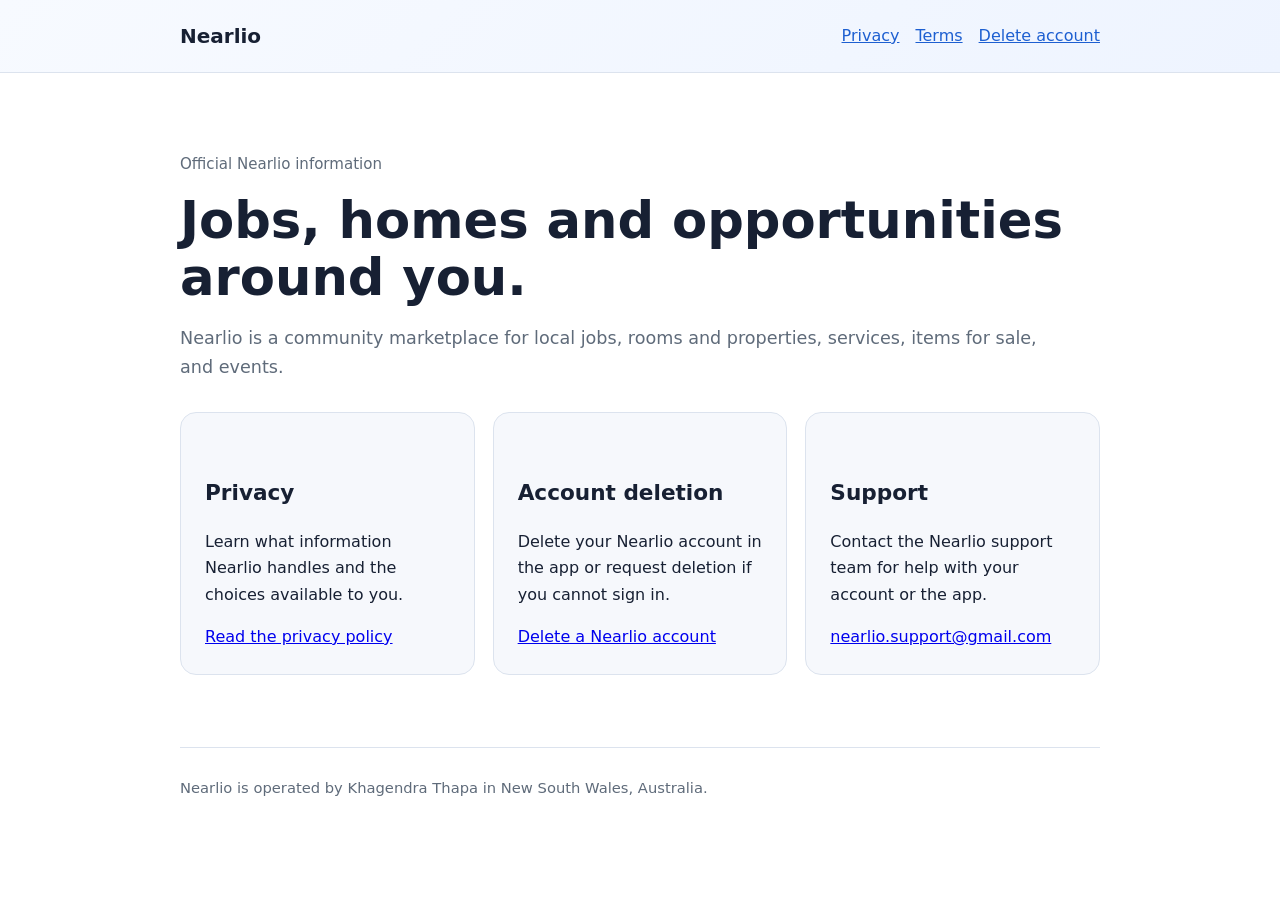
<file: index.html>
<!doctype html>
<html lang="en-AU">
<head>
  <meta charset="utf-8">
  <meta name="viewport" content="width=device-width, initial-scale=1">
  <meta name="description" content="Official support and legal information for the Nearlio community marketplace app.">
  <title>Nearlio — Support and legal</title>
  <link rel="stylesheet" href="styles.css">
</head>
<body>
  <header><nav class="nav"><a class="brand" href="index.html">Nearlio</a><div class="links"><a href="privacy.html">Privacy</a><a href="terms.html">Terms</a><a href="account-deletion.html">Delete account</a></div></nav></header>
  <main>
    <p class="meta">Official Nearlio information</p>
    <h1>Jobs, homes and opportunities around you.</h1>
    <p class="lead">Nearlio is a community marketplace for local jobs, rooms and properties, services, items for sale, and events.</p>
    <div class="grid">
      <section class="card"><h2>Privacy</h2><p>Learn what information Nearlio handles and the choices available to you.</p><a href="privacy.html">Read the privacy policy</a></section>
      <section class="card"><h2>Account deletion</h2><p>Delete your Nearlio account in the app or request deletion if you cannot sign in.</p><a href="account-deletion.html">Delete a Nearlio account</a></section>
      <section class="card"><h2>Support</h2><p>Contact the Nearlio support team for help with your account or the app.</p><a href="mailto:nearlio.support@gmail.com">nearlio.support@gmail.com</a></section>
    </div>
  </main>
  <footer>Nearlio is operated by Khagendra Thapa in New South Wales, Australia.</footer>
</body>
</html>
</file>
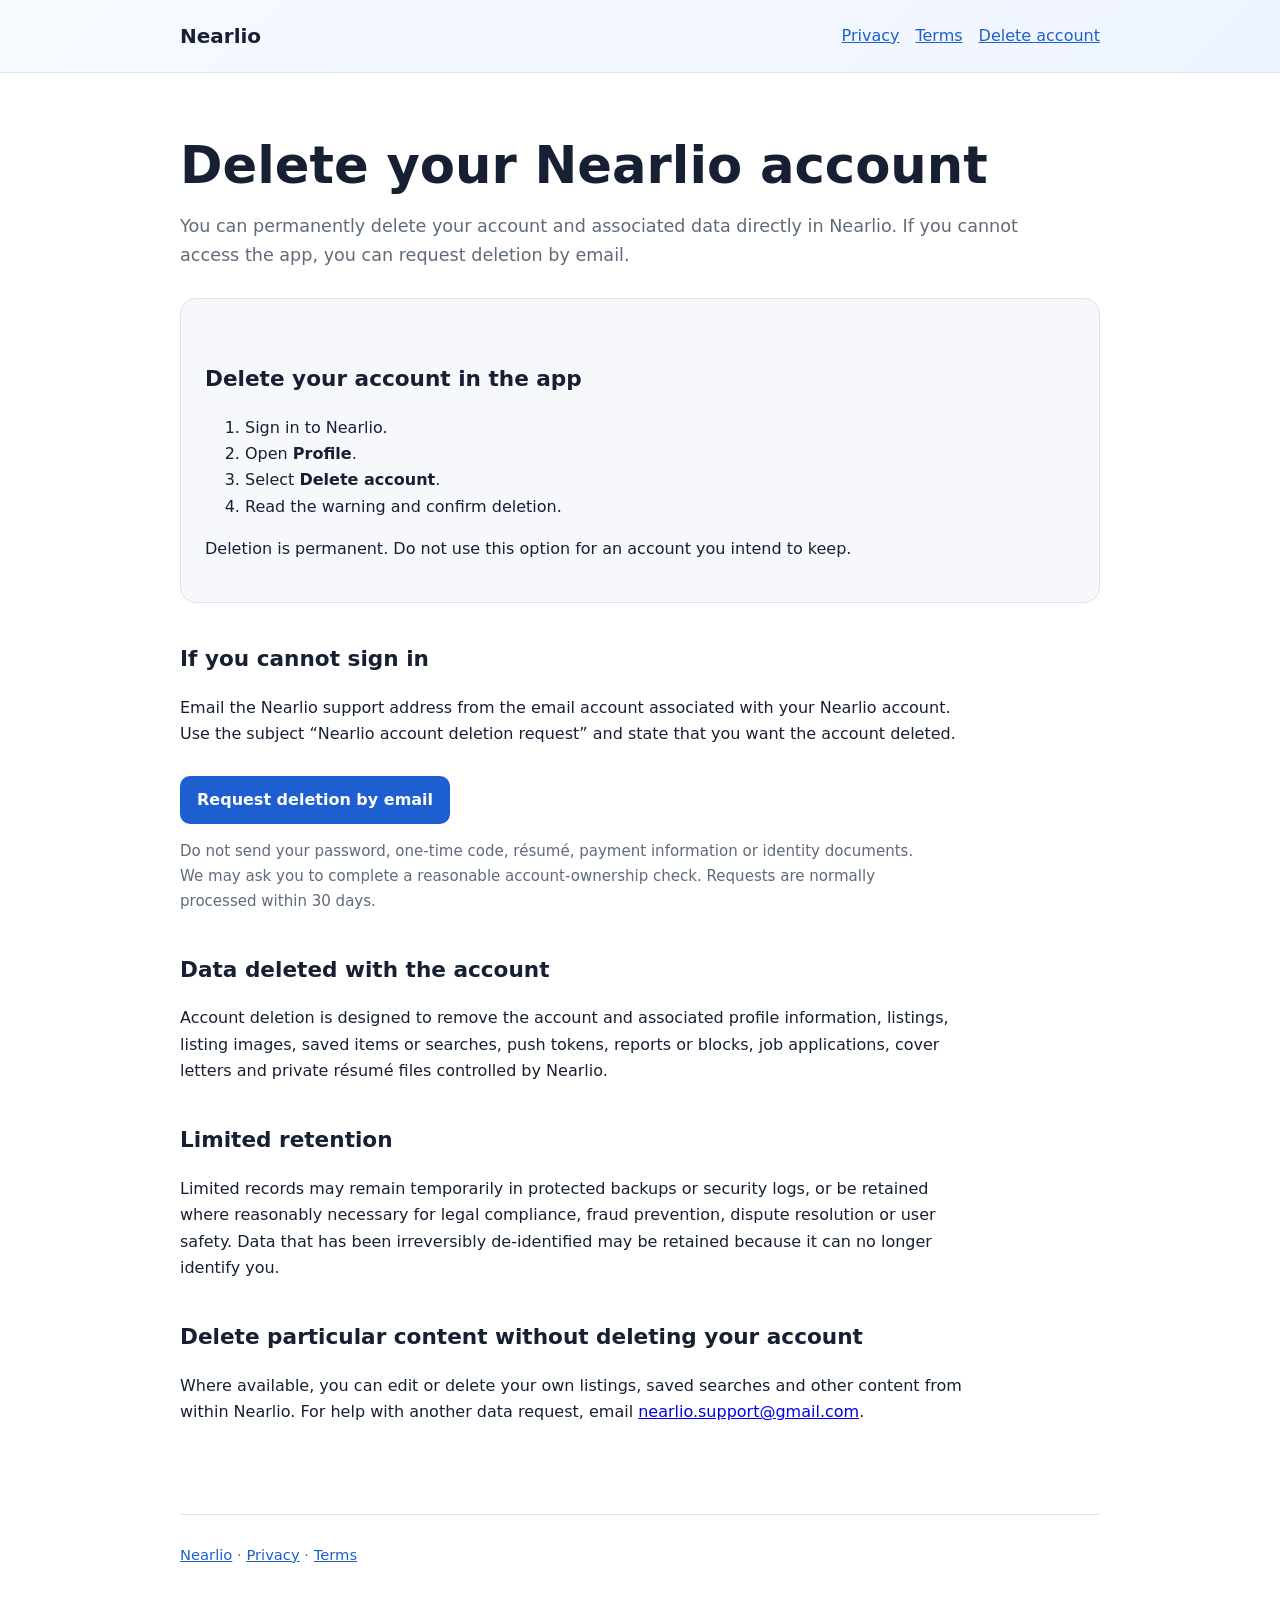
<file: account-deletion.html>
<!doctype html>
<html lang="en-AU">
<head>
  <meta charset="utf-8">
  <meta name="viewport" content="width=device-width, initial-scale=1">
  <meta name="description" content="Delete a Nearlio account and associated data.">
  <title>Delete your account — Nearlio</title>
  <link rel="stylesheet" href="styles.css">
</head>
<body>
  <header><nav class="nav"><a class="brand" href="index.html">Nearlio</a><div class="links"><a href="privacy.html">Privacy</a><a href="terms.html">Terms</a><a href="account-deletion.html">Delete account</a></div></nav></header>
  <main>
    <h1>Delete your Nearlio account</h1>
    <p class="lead">You can permanently delete your account and associated data directly in Nearlio. If you cannot access the app, you can request deletion by email.</p>

    <section class="card">
      <h2>Delete your account in the app</h2>
      <ol>
        <li>Sign in to Nearlio.</li>
        <li>Open <strong>Profile</strong>.</li>
        <li>Select <strong>Delete account</strong>.</li>
        <li>Read the warning and confirm deletion.</li>
      </ol>
      <p>Deletion is permanent. Do not use this option for an account you intend to keep.</p>
    </section>

    <h2>If you cannot sign in</h2>
    <p>Email the Nearlio support address from the email account associated with your Nearlio account. Use the subject “Nearlio account deletion request” and state that you want the account deleted.</p>
    <a class="button" href="mailto:nearlio.support@gmail.com?subject=Nearlio%20account%20deletion%20request&body=Please%20delete%20the%20Nearlio%20account%20associated%20with%20this%20email%20address.">Request deletion by email</a>
    <p class="meta">Do not send your password, one-time code, résumé, payment information or identity documents. We may ask you to complete a reasonable account-ownership check. Requests are normally processed within 30 days.</p>

    <h2>Data deleted with the account</h2>
    <p>Account deletion is designed to remove the account and associated profile information, listings, listing images, saved items or searches, push tokens, reports or blocks, job applications, cover letters and private résumé files controlled by Nearlio.</p>

    <h2>Limited retention</h2>
    <p>Limited records may remain temporarily in protected backups or security logs, or be retained where reasonably necessary for legal compliance, fraud prevention, dispute resolution or user safety. Data that has been irreversibly de-identified may be retained because it can no longer identify you.</p>

    <h2>Delete particular content without deleting your account</h2>
    <p>Where available, you can edit or delete your own listings, saved searches and other content from within Nearlio. For help with another data request, email <a href="mailto:nearlio.support@gmail.com">nearlio.support@gmail.com</a>.</p>
  </main>
  <footer><a href="index.html">Nearlio</a> · <a href="privacy.html">Privacy</a> · <a href="terms.html">Terms</a></footer>
</body>
</html>
</file>
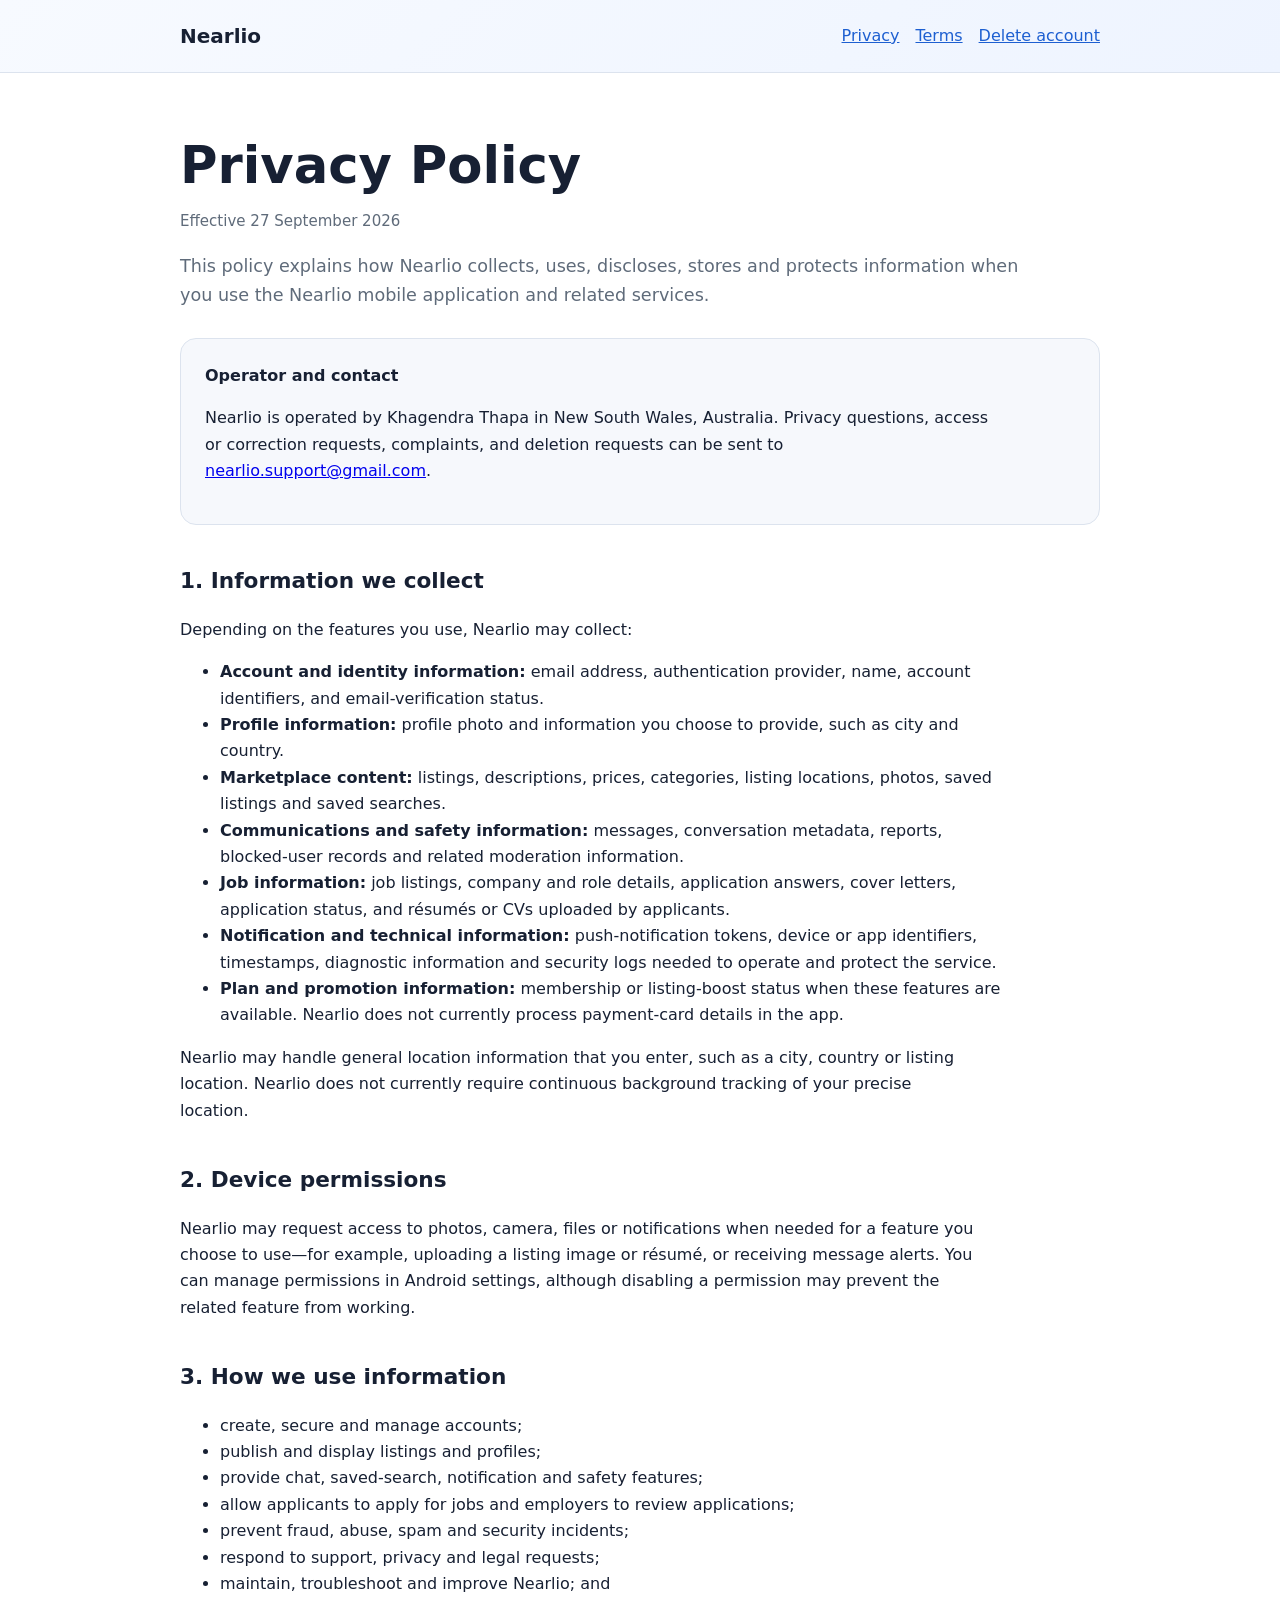
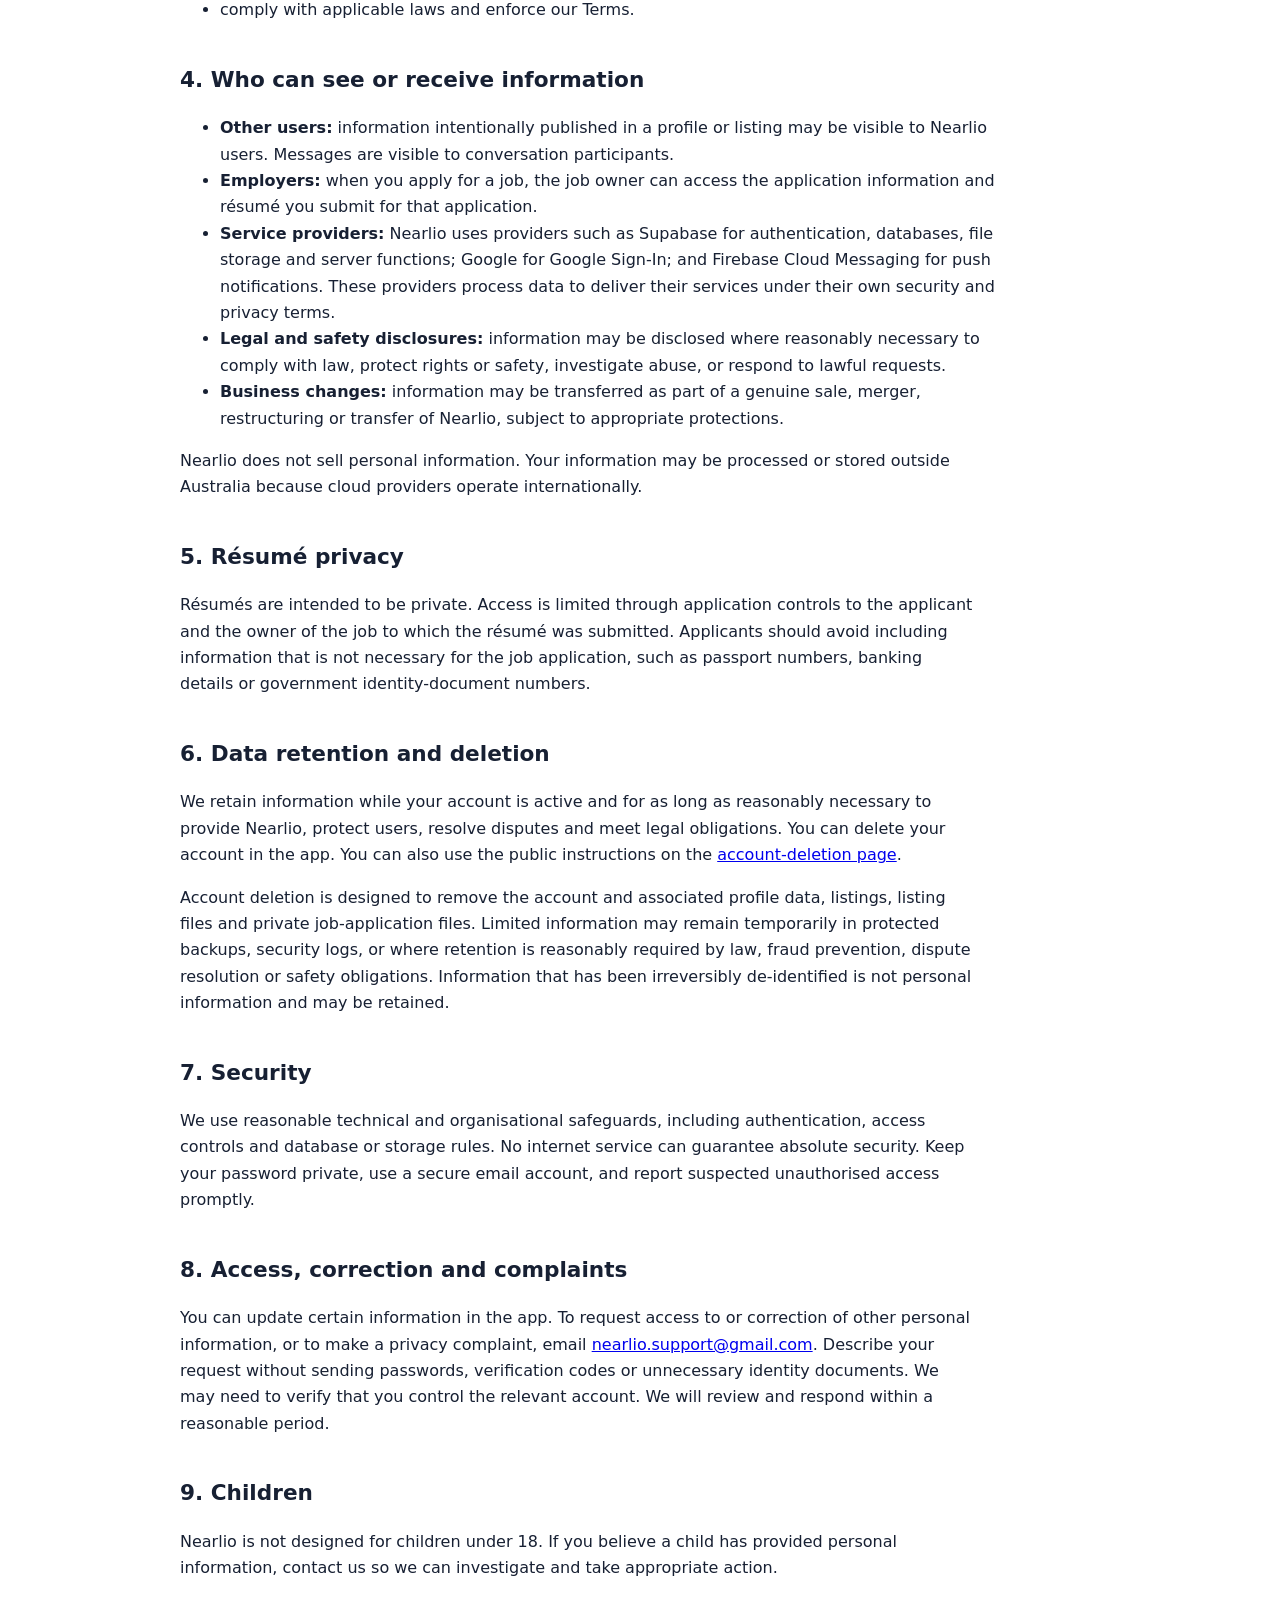
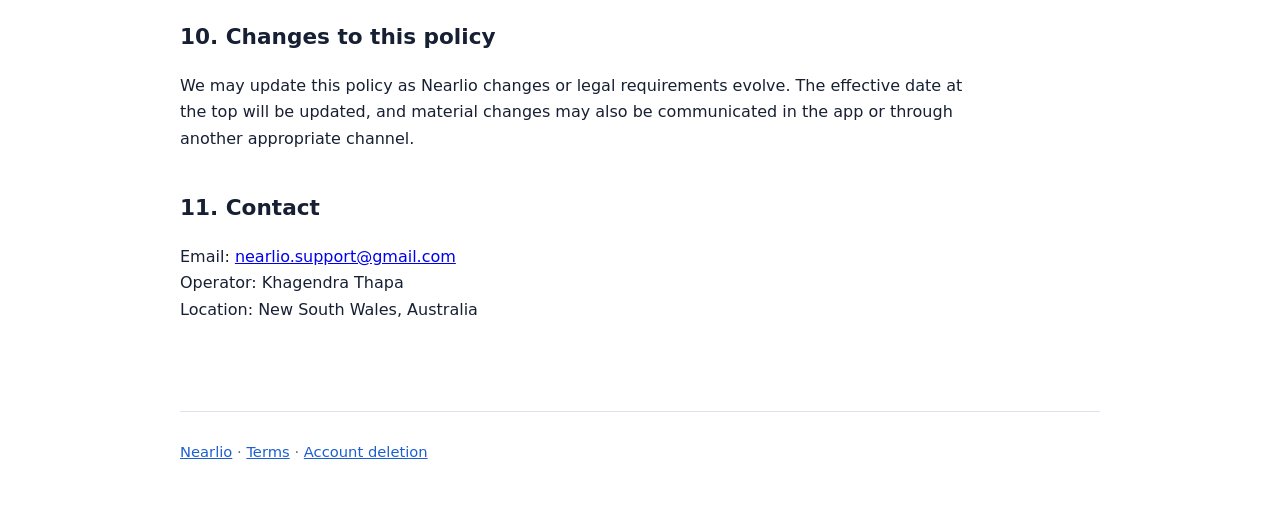
<file: privacy.html>
<!doctype html>
<html lang="en-AU">
<head>
  <meta charset="utf-8">
  <meta name="viewport" content="width=device-width, initial-scale=1">
  <meta name="description" content="Nearlio privacy policy.">
  <title>Privacy Policy — Nearlio</title>
  <link rel="stylesheet" href="styles.css">
</head>
<body>
  <header><nav class="nav"><a class="brand" href="index.html">Nearlio</a><div class="links"><a href="privacy.html">Privacy</a><a href="terms.html">Terms</a><a href="account-deletion.html">Delete account</a></div></nav></header>
  <main>
    <h1>Privacy Policy</h1>
    <p class="meta">Effective 27 September 2026</p>
    <p class="lead">This policy explains how Nearlio collects, uses, discloses, stores and protects information when you use the Nearlio mobile application and related services.</p>

    <section class="card"><strong>Operator and contact</strong><p>Nearlio is operated by Khagendra Thapa in New South Wales, Australia. Privacy questions, access or correction requests, complaints, and deletion requests can be sent to <a href="mailto:nearlio.support@gmail.com">nearlio.support@gmail.com</a>.</p></section>

    <h2>1. Information we collect</h2>
    <p>Depending on the features you use, Nearlio may collect:</p>
    <ul>
      <li><strong>Account and identity information:</strong> email address, authentication provider, name, account identifiers, and email-verification status.</li>
      <li><strong>Profile information:</strong> profile photo and information you choose to provide, such as city and country.</li>
      <li><strong>Marketplace content:</strong> listings, descriptions, prices, categories, listing locations, photos, saved listings and saved searches.</li>
      <li><strong>Communications and safety information:</strong> messages, conversation metadata, reports, blocked-user records and related moderation information.</li>
      <li><strong>Job information:</strong> job listings, company and role details, application answers, cover letters, application status, and résumés or CVs uploaded by applicants.</li>
      <li><strong>Notification and technical information:</strong> push-notification tokens, device or app identifiers, timestamps, diagnostic information and security logs needed to operate and protect the service.</li>
      <li><strong>Plan and promotion information:</strong> membership or listing-boost status when these features are available. Nearlio does not currently process payment-card details in the app.</li>
    </ul>
    <p>Nearlio may handle general location information that you enter, such as a city, country or listing location. Nearlio does not currently require continuous background tracking of your precise location.</p>

    <h2>2. Device permissions</h2>
    <p>Nearlio may request access to photos, camera, files or notifications when needed for a feature you choose to use—for example, uploading a listing image or résumé, or receiving message alerts. You can manage permissions in Android settings, although disabling a permission may prevent the related feature from working.</p>

    <h2>3. How we use information</h2>
    <ul>
      <li>create, secure and manage accounts;</li>
      <li>publish and display listings and profiles;</li>
      <li>provide chat, saved-search, notification and safety features;</li>
      <li>allow applicants to apply for jobs and employers to review applications;</li>
      <li>prevent fraud, abuse, spam and security incidents;</li>
      <li>respond to support, privacy and legal requests;</li>
      <li>maintain, troubleshoot and improve Nearlio; and</li>
      <li>comply with applicable laws and enforce our Terms.</li>
    </ul>

    <h2>4. Who can see or receive information</h2>
    <ul>
      <li><strong>Other users:</strong> information intentionally published in a profile or listing may be visible to Nearlio users. Messages are visible to conversation participants.</li>
      <li><strong>Employers:</strong> when you apply for a job, the job owner can access the application information and résumé you submit for that application.</li>
      <li><strong>Service providers:</strong> Nearlio uses providers such as Supabase for authentication, databases, file storage and server functions; Google for Google Sign-In; and Firebase Cloud Messaging for push notifications. These providers process data to deliver their services under their own security and privacy terms.</li>
      <li><strong>Legal and safety disclosures:</strong> information may be disclosed where reasonably necessary to comply with law, protect rights or safety, investigate abuse, or respond to lawful requests.</li>
      <li><strong>Business changes:</strong> information may be transferred as part of a genuine sale, merger, restructuring or transfer of Nearlio, subject to appropriate protections.</li>
    </ul>
    <p>Nearlio does not sell personal information. Your information may be processed or stored outside Australia because cloud providers operate internationally.</p>

    <h2>5. Résumé privacy</h2>
    <p>Résumés are intended to be private. Access is limited through application controls to the applicant and the owner of the job to which the résumé was submitted. Applicants should avoid including information that is not necessary for the job application, such as passport numbers, banking details or government identity-document numbers.</p>

    <h2>6. Data retention and deletion</h2>
    <p>We retain information while your account is active and for as long as reasonably necessary to provide Nearlio, protect users, resolve disputes and meet legal obligations. You can delete your account in the app. You can also use the public instructions on the <a href="account-deletion.html">account-deletion page</a>.</p>
    <p>Account deletion is designed to remove the account and associated profile data, listings, listing files and private job-application files. Limited information may remain temporarily in protected backups, security logs, or where retention is reasonably required by law, fraud prevention, dispute resolution or safety obligations. Information that has been irreversibly de-identified is not personal information and may be retained.</p>

    <h2>7. Security</h2>
    <p>We use reasonable technical and organisational safeguards, including authentication, access controls and database or storage rules. No internet service can guarantee absolute security. Keep your password private, use a secure email account, and report suspected unauthorised access promptly.</p>

    <h2>8. Access, correction and complaints</h2>
    <p>You can update certain information in the app. To request access to or correction of other personal information, or to make a privacy complaint, email <a href="mailto:nearlio.support@gmail.com">nearlio.support@gmail.com</a>. Describe your request without sending passwords, verification codes or unnecessary identity documents. We may need to verify that you control the relevant account. We will review and respond within a reasonable period.</p>

    <h2>9. Children</h2>
    <p>Nearlio is not designed for children under 18. If you believe a child has provided personal information, contact us so we can investigate and take appropriate action.</p>

    <h2>10. Changes to this policy</h2>
    <p>We may update this policy as Nearlio changes or legal requirements evolve. The effective date at the top will be updated, and material changes may also be communicated in the app or through another appropriate channel.</p>

    <h2>11. Contact</h2>
    <p>Email: <a href="mailto:nearlio.support@gmail.com">nearlio.support@gmail.com</a><br>Operator: Khagendra Thapa<br>Location: New South Wales, Australia</p>
  </main>
  <footer><a href="index.html">Nearlio</a> · <a href="terms.html">Terms</a> · <a href="account-deletion.html">Account deletion</a></footer>
</body>
</html>
</file>
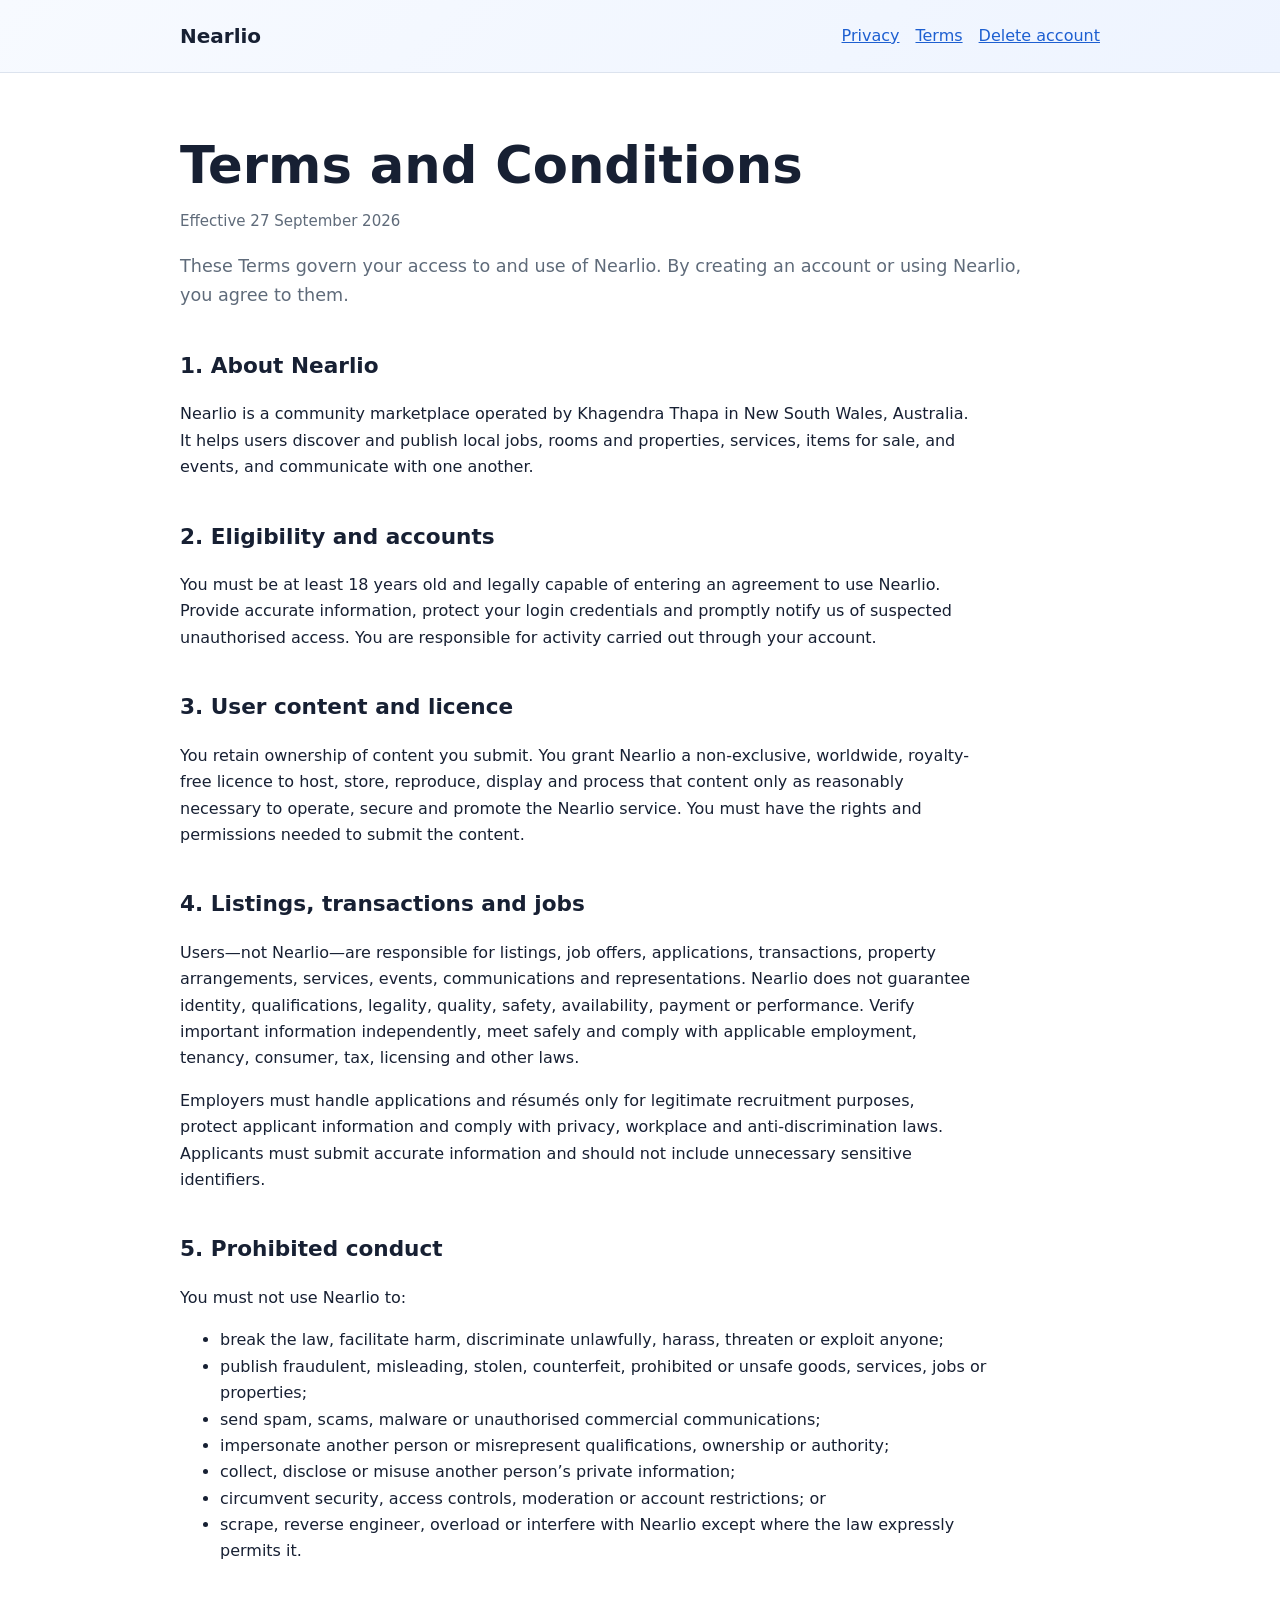
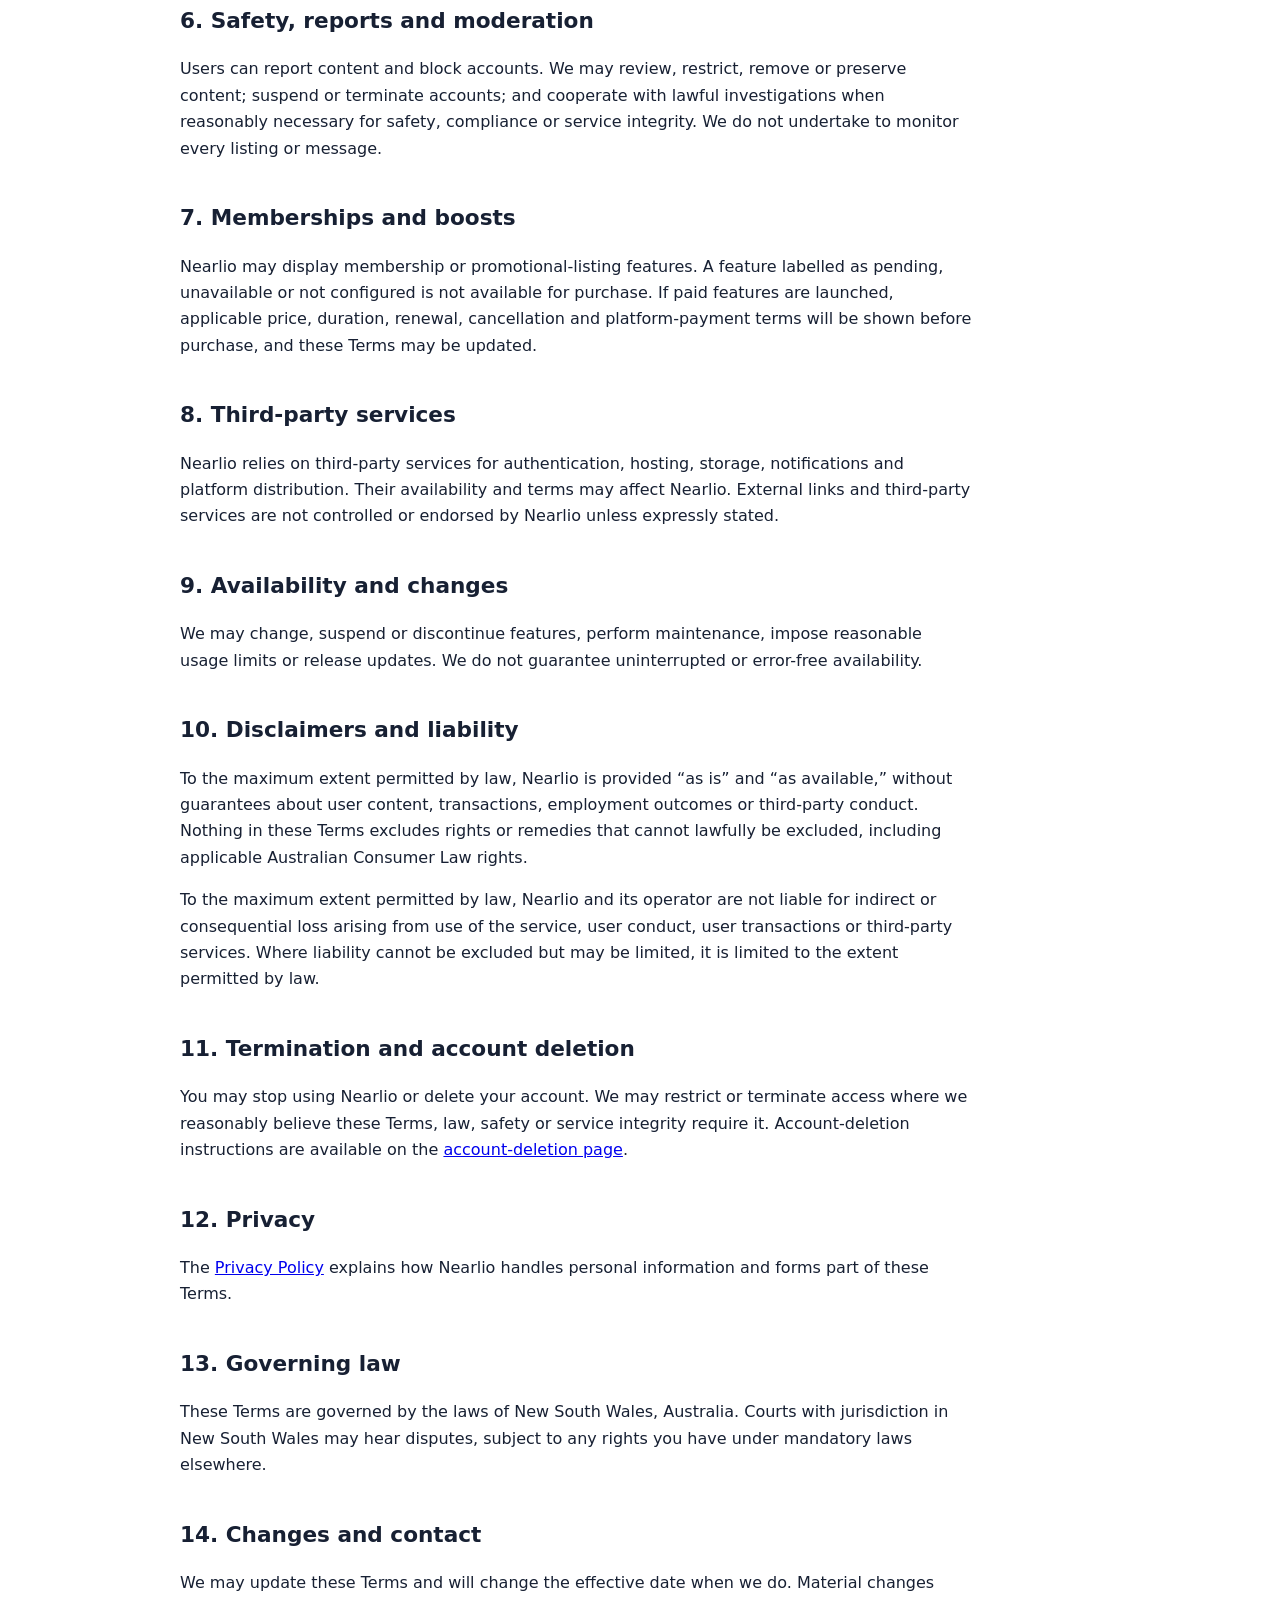
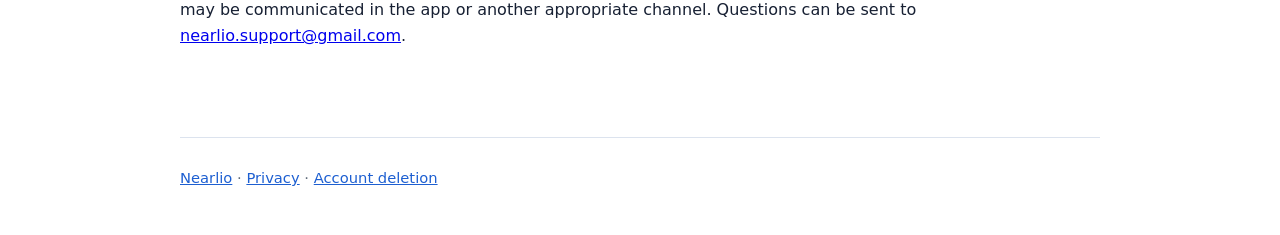
<file: terms.html>
<!doctype html>
<html lang="en-AU">
<head>
  <meta charset="utf-8">
  <meta name="viewport" content="width=device-width, initial-scale=1">
  <meta name="description" content="Nearlio terms and conditions.">
  <title>Terms and Conditions — Nearlio</title>
  <link rel="stylesheet" href="styles.css">
</head>
<body>
  <header><nav class="nav"><a class="brand" href="index.html">Nearlio</a><div class="links"><a href="privacy.html">Privacy</a><a href="terms.html">Terms</a><a href="account-deletion.html">Delete account</a></div></nav></header>
  <main>
    <h1>Terms and Conditions</h1>
    <p class="meta">Effective 27 September 2026</p>
    <p class="lead">These Terms govern your access to and use of Nearlio. By creating an account or using Nearlio, you agree to them.</p>

    <h2>1. About Nearlio</h2>
    <p>Nearlio is a community marketplace operated by Khagendra Thapa in New South Wales, Australia. It helps users discover and publish local jobs, rooms and properties, services, items for sale, and events, and communicate with one another.</p>

    <h2>2. Eligibility and accounts</h2>
    <p>You must be at least 18 years old and legally capable of entering an agreement to use Nearlio. Provide accurate information, protect your login credentials and promptly notify us of suspected unauthorised access. You are responsible for activity carried out through your account.</p>

    <h2>3. User content and licence</h2>
    <p>You retain ownership of content you submit. You grant Nearlio a non-exclusive, worldwide, royalty-free licence to host, store, reproduce, display and process that content only as reasonably necessary to operate, secure and promote the Nearlio service. You must have the rights and permissions needed to submit the content.</p>

    <h2>4. Listings, transactions and jobs</h2>
    <p>Users—not Nearlio—are responsible for listings, job offers, applications, transactions, property arrangements, services, events, communications and representations. Nearlio does not guarantee identity, qualifications, legality, quality, safety, availability, payment or performance. Verify important information independently, meet safely and comply with applicable employment, tenancy, consumer, tax, licensing and other laws.</p>
    <p>Employers must handle applications and résumés only for legitimate recruitment purposes, protect applicant information and comply with privacy, workplace and anti-discrimination laws. Applicants must submit accurate information and should not include unnecessary sensitive identifiers.</p>

    <h2>5. Prohibited conduct</h2>
    <p>You must not use Nearlio to:</p>
    <ul>
      <li>break the law, facilitate harm, discriminate unlawfully, harass, threaten or exploit anyone;</li>
      <li>publish fraudulent, misleading, stolen, counterfeit, prohibited or unsafe goods, services, jobs or properties;</li>
      <li>send spam, scams, malware or unauthorised commercial communications;</li>
      <li>impersonate another person or misrepresent qualifications, ownership or authority;</li>
      <li>collect, disclose or misuse another person’s private information;</li>
      <li>circumvent security, access controls, moderation or account restrictions; or</li>
      <li>scrape, reverse engineer, overload or interfere with Nearlio except where the law expressly permits it.</li>
    </ul>

    <h2>6. Safety, reports and moderation</h2>
    <p>Users can report content and block accounts. We may review, restrict, remove or preserve content; suspend or terminate accounts; and cooperate with lawful investigations when reasonably necessary for safety, compliance or service integrity. We do not undertake to monitor every listing or message.</p>

    <h2>7. Memberships and boosts</h2>
    <p>Nearlio may display membership or promotional-listing features. A feature labelled as pending, unavailable or not configured is not available for purchase. If paid features are launched, applicable price, duration, renewal, cancellation and platform-payment terms will be shown before purchase, and these Terms may be updated.</p>

    <h2>8. Third-party services</h2>
    <p>Nearlio relies on third-party services for authentication, hosting, storage, notifications and platform distribution. Their availability and terms may affect Nearlio. External links and third-party services are not controlled or endorsed by Nearlio unless expressly stated.</p>

    <h2>9. Availability and changes</h2>
    <p>We may change, suspend or discontinue features, perform maintenance, impose reasonable usage limits or release updates. We do not guarantee uninterrupted or error-free availability.</p>

    <h2>10. Disclaimers and liability</h2>
    <p>To the maximum extent permitted by law, Nearlio is provided “as is” and “as available,” without guarantees about user content, transactions, employment outcomes or third-party conduct. Nothing in these Terms excludes rights or remedies that cannot lawfully be excluded, including applicable Australian Consumer Law rights.</p>
    <p>To the maximum extent permitted by law, Nearlio and its operator are not liable for indirect or consequential loss arising from use of the service, user conduct, user transactions or third-party services. Where liability cannot be excluded but may be limited, it is limited to the extent permitted by law.</p>

    <h2>11. Termination and account deletion</h2>
    <p>You may stop using Nearlio or delete your account. We may restrict or terminate access where we reasonably believe these Terms, law, safety or service integrity require it. Account-deletion instructions are available on the <a href="account-deletion.html">account-deletion page</a>.</p>

    <h2>12. Privacy</h2>
    <p>The <a href="privacy.html">Privacy Policy</a> explains how Nearlio handles personal information and forms part of these Terms.</p>

    <h2>13. Governing law</h2>
    <p>These Terms are governed by the laws of New South Wales, Australia. Courts with jurisdiction in New South Wales may hear disputes, subject to any rights you have under mandatory laws elsewhere.</p>

    <h2>14. Changes and contact</h2>
    <p>We may update these Terms and will change the effective date when we do. Material changes may be communicated in the app or another appropriate channel. Questions can be sent to <a href="mailto:nearlio.support@gmail.com">nearlio.support@gmail.com</a>.</p>
  </main>
  <footer><a href="index.html">Nearlio</a> · <a href="privacy.html">Privacy</a> · <a href="account-deletion.html">Account deletion</a></footer>
</body>
</html>
</file>
<file: styles.css>
:root {
  color-scheme: light;
  --brand: #1d5fd1;
  --brand-dark: #15479c;
  --ink: #172033;
  --muted: #5f6b7a;
  --line: #dce3ee;
  --panel: #f6f8fc;
  --white: #fff;
}

* { box-sizing: border-box; }

body {
  margin: 0;
  color: var(--ink);
  background: var(--white);
  font-family: Inter, ui-sans-serif, system-ui, -apple-system, BlinkMacSystemFont,
    "Segoe UI", sans-serif;
  line-height: 1.65;
}

header {
  border-bottom: 1px solid var(--line);
  background: linear-gradient(135deg, #f7faff, #eef4ff);
}

.nav, main, footer {
  width: min(920px, calc(100% - 40px));
  margin: 0 auto;
}

.nav {
  display: flex;
  align-items: center;
  justify-content: space-between;
  gap: 20px;
  min-height: 72px;
}

.brand {
  color: var(--ink);
  font-size: 1.25rem;
  font-weight: 800;
  text-decoration: none;
}

.links { display: flex; flex-wrap: wrap; gap: 16px; }
.links a, footer a { color: var(--brand); }

main { padding: 64px 0 72px; }
h1 { margin: 0 0 12px; font-size: clamp(2rem, 5vw, 3.2rem); line-height: 1.12; }
h2 { margin-top: 38px; font-size: 1.35rem; }
h3 { margin-top: 26px; font-size: 1.08rem; }
p, li { max-width: 78ch; }
.lead { color: var(--muted); font-size: 1.1rem; }
.meta { color: var(--muted); font-size: .94rem; }

.card {
  margin: 28px 0;
  padding: 24px;
  border: 1px solid var(--line);
  border-radius: 16px;
  background: var(--panel);
}

.grid {
  display: grid;
  grid-template-columns: repeat(auto-fit, minmax(220px, 1fr));
  gap: 18px;
  margin-top: 30px;
}

.grid .card { margin: 0; }
.button {
  display: inline-block;
  margin-top: 12px;
  padding: 11px 17px;
  border-radius: 10px;
  color: var(--white);
  background: var(--brand);
  font-weight: 700;
  text-decoration: none;
}
.button:hover { background: var(--brand-dark); }

footer {
  padding: 28px 0 44px;
  border-top: 1px solid var(--line);
  color: var(--muted);
  font-size: .92rem;
}

code { overflow-wrap: anywhere; }

@media (max-width: 680px) {
  .nav { align-items: flex-start; flex-direction: column; padding: 18px 0; }
  main { padding-top: 42px; }
}
</file>
